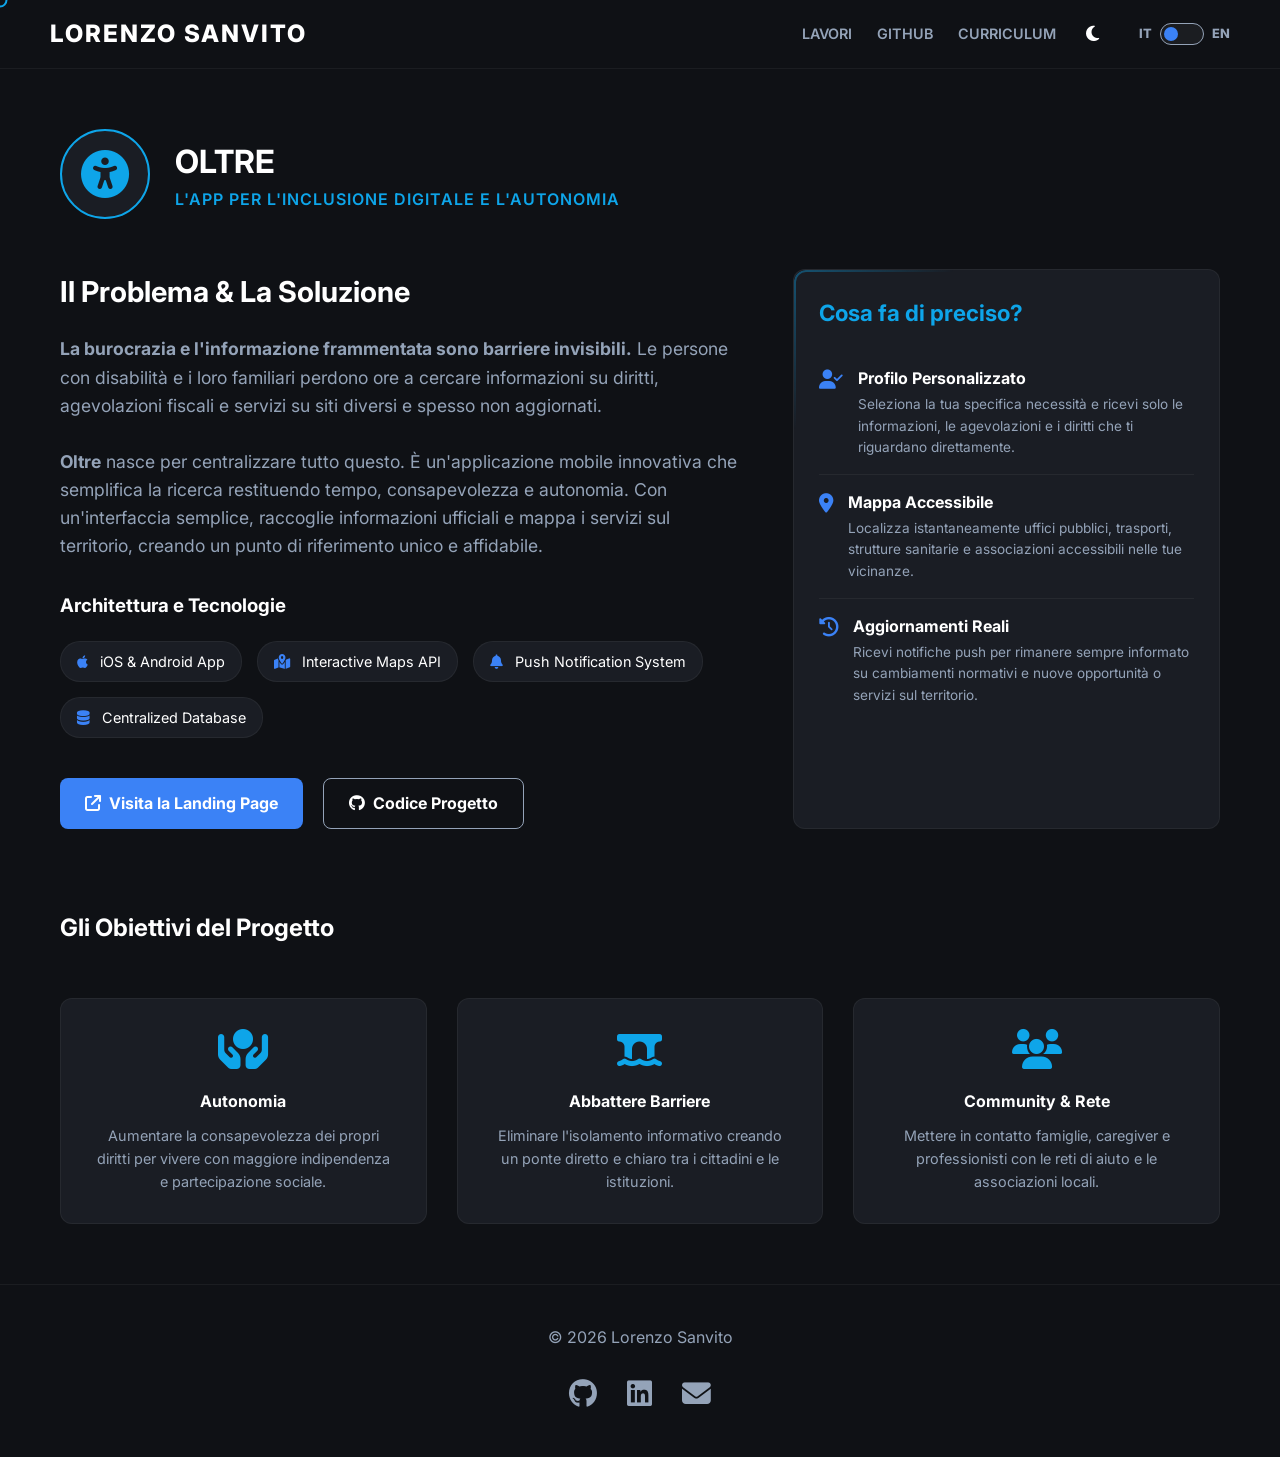
<file: projects/oltre.html>
<!DOCTYPE html>
<html lang="it">
<head>
    <meta charset="UTF-8">
    <meta name="viewport" content="width=device-width, initial-scale=1.0">
    <meta name="description" content="Oltre | App per l'inclusione digitale e l'autonomia. Progetto di Lorenzo Sanvito.">
    <title>Oltre | Lorenzo Sanvito</title>
    <link rel="stylesheet" href="../css/style.css">
    <link href="https://fonts.googleapis.com/css2?family=Inter:wght@300;400;600;800&display=swap" rel="stylesheet">
    <link rel="stylesheet" href="https://cdnjs.cloudflare.com/ajax/libs/font-awesome/6.4.0/css/all.min.css">
</head>
<body>

<div class="page-transition"></div>
<div class="custom-cursor"></div>

<header>
    <nav>
        <a href="../index.html" class="logo">LORENZO SANVITO</a>
        
        <button id="menu-toggle" class="menu-btn" aria-label="Apri o chiudi il menu di navigazione" aria-expanded="false">
            <i class="fa-solid fa-bars" aria-hidden="true"></i>
        </button>

        <ul id="nav-menu" class="nav-menu">
            <li><a href="../index.html#progetti"><span class="lang-it">Lavori</span><span class="lang-en">Work</span></a></li>
            <li><a href="https://github.com/SANVITO-LORENZO" target="_blank">GitHub</a></li>
            <li><a href="../assets/cv-lorenzo-sanvito.pdf" target="_blank" class="cv-link">
                <span class="lang-it">Curriculum</span><span class="lang-en">Resume</span>
            </a></li>
            <li>
                <button id="theme-toggle" class="theme-btn" aria-label="Cambia tema chiaro/scuro">
                    <i id="theme-icon" class="fa-solid fa-moon" aria-hidden="true"></i>
                </button>
            </li>
            <li>
                <div class="lang-toggle-container">
                    <span class="lang-label" aria-hidden="true">IT</span>
                    <label class="switch" aria-label="Cambia lingua tra Italiano e Inglese">
                        <input type="checkbox" id="lang-toggle">
                        <span class="slider round"></span>
                    </label>
                    <span class="lang-label" aria-hidden="true">EN</span>
                </div>
            </li>
        </ul>
    </nav>
</header>

<main class="project-detail reveal">
    <div class="project-title-container">
        <div class="bot-logo-img">
            <i class="fa-solid fa-universal-access"></i>
        </div>
        <div class="project-title-text">
            <h1 class="text-reveal"><span>OLTRE</span></h1>
            <p class="tagline">L'App per l'inclusione digitale e l'autonomia</p>
        </div>
    </div>

    <div class="project-grid">
        <div class="project-info">
            <h2 class="text-reveal"><span>Il Problema & La Soluzione</span></h2>
            <p>
                <span class="lang-it"><strong>La burocrazia e l'informazione frammentata sono barriere invisibili.</strong> Le persone con disabilità e i loro familiari perdono ore a cercare informazioni su diritti, agevolazioni fiscali e servizi su siti diversi e spesso non aggiornati. <br><br>
                <strong>Oltre</strong> nasce per centralizzare tutto questo. È un'applicazione mobile innovativa che semplifica la ricerca restituendo tempo, consapevolezza e autonomia. Con un'interfaccia semplice, raccoglie informazioni ufficiali e mappa i servizi sul territorio, creando un punto di riferimento unico e affidabile.</span>
                
                <span class="lang-en"><strong>Bureaucracy and fragmented information are invisible barriers.</strong> People with disabilities and their families spend hours searching for information on rights, tax breaks, and services across various, often outdated, websites. <br><br>
                <strong>Oltre</strong> was created to centralize all this. It's an innovative mobile application that simplifies research, restoring time, awareness, and autonomy. With a simple interface, it gathers official information and maps local services, creating a single, reliable point of reference.</span>
            </p>

            <div class="tech-stack">
                <h3>Architettura e Tecnologie</h3>
                <ul>
                    <li><i class="fa-brands fa-apple"></i> iOS & Android App</li>
                    <li><i class="fa-solid fa-map-location-dot"></i> Interactive Maps API</li>
                    <li><i class="fa-solid fa-bell"></i> Push Notification System</li>
                    <li><i class="fa-solid fa-database"></i> Centralized Database</li>
                </ul>
            </div>

            <div class="project-buttons">
                <a href="https://sanvito-lorenzo.github.io/oltre/" target="_blank" class="btn-neon">
                    <i class="fa-solid fa-arrow-up-right-from-square"></i> Visita la Landing Page
                </a>
                <a href="https://github.com/SANVITO-LORENZO/oltre" target="_blank" class="btn-outline">
                    <i class="fa-brands fa-github"></i> Codice Progetto
                </a>
            </div>
        </div>

        <div class="sidebar-box">
            <h3>Cosa fa di preciso?</h3>
            
            <div class="sidebar-feature">
                <i class="fa-solid fa-user-check"></i>
                <div>
                    <strong>Profilo Personalizzato</strong>
                    <p>Seleziona la tua specifica necessità e ricevi solo le informazioni, le agevolazioni e i diritti che ti riguardano direttamente.</p>
                </div>
            </div>
            
            <div class="sidebar-feature">
                <i class="fa-solid fa-location-dot"></i>
                <div>
                    <strong>Mappa Accessibile</strong>
                    <p>Localizza istantaneamente uffici pubblici, trasporti, strutture sanitarie e associazioni accessibili nelle tue vicinanze.</p>
                </div>
            </div>

            <div class="sidebar-feature">
                <i class="fa-solid fa-clock-rotate-left"></i>
                <div>
                    <strong>Aggiornamenti Reali</strong>
                    <p>Ricevi notifiche push per rimanere sempre informato su cambiamenti normativi e nuove opportunità o servizi sul territorio.</p>
                </div>
            </div>
        </div>
    </div>

    <div class="features-section" style="margin-top: 40px;">
        <h2 class="text-reveal"><span>Gli Obiettivi del Progetto</span></h2>
        <div class="features-grid">
            <div class="feature-item">
                <i class="fa-solid fa-hands-holding-circle"></i>
                <h4>Autonomia</h4>
                <p>Aumentare la consapevolezza dei propri diritti per vivere con maggiore indipendenza e partecipazione sociale.</p>
            </div>
            <div class="feature-item">
                <i class="fa-solid fa-bridge-water"></i>
                <h4>Abbattere Barriere</h4>
                <p>Eliminare l'isolamento informativo creando un ponte diretto e chiaro tra i cittadini e le istituzioni.</p>
            </div>
            <div class="feature-item">
                <i class="fa-solid fa-users"></i>
                <h4>Community & Rete</h4>
                <p>Mettere in contatto famiglie, caregiver e professionisti con le reti di aiuto e le associazioni locali.</p>
            </div>
        </div>
    </div>
</main>

<footer id="contatti">
    <div class="footer-content">
        <p>© 2026 Lorenzo Sanvito</p>
        <div class="social-links">
            <a href="https://github.com/SANVITO-LORENZO" target="_blank"><i class="fa-brands fa-github"></i></a>
            <a href="https://www.linkedin.com/in/lorenzo-sanvito/" target="_blank"><i class="fa-brands fa-linkedin"></i></a>
            <a href="mailto:lorenzo.sanvito.dev@gmail.com"><i class="fa-solid fa-envelope"></i></a>
        </div>
    </div>
</footer>

<script src="../js/script.js"></script>
</body>
</html>
</file>
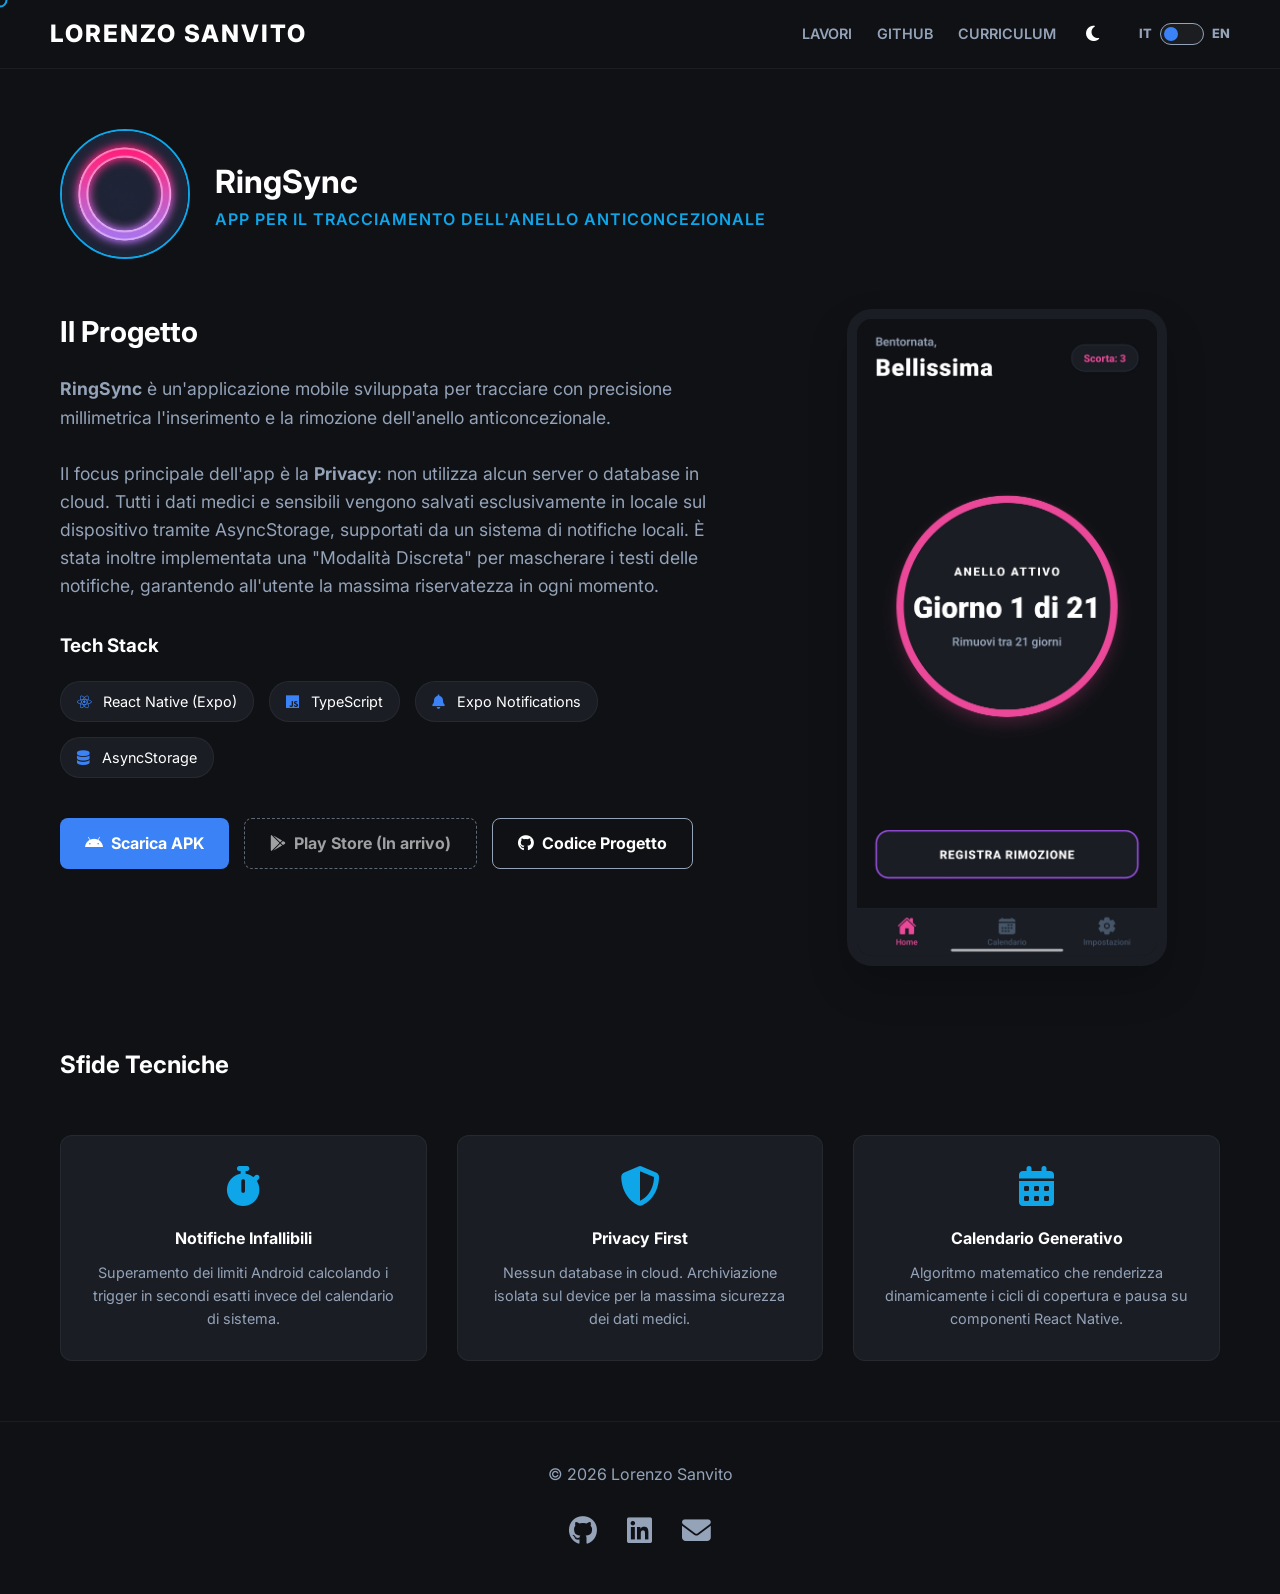
<file: projects/ringsync.html>
<!DOCTYPE html>
<html lang="it">
<head>
    <meta charset="UTF-8">
    <meta name="viewport" content="width=device-width, initial-scale=1.0">
    <meta name="description" content="RingSync | App per il tracciamento dell'anello anticoncezionale. Progetto di Lorenzo Sanvito.">
    <title>RingSync | Lorenzo Sanvito</title>
    <link rel="stylesheet" href="../css/style.css">
    <link href="https://fonts.googleapis.com/css2?family=Inter:wght@300;400;600;800&display=swap" rel="stylesheet">
    <link rel="stylesheet" href="https://cdnjs.cloudflare.com/ajax/libs/font-awesome/6.4.0/css/all.min.css">
</head>
<body>

<div class="page-transition"></div>
<div class="custom-cursor"></div>

<header>
    <nav>
        <a href="../index.html" class="logo">LORENZO SANVITO</a>
        
        <button id="menu-toggle" class="menu-btn" aria-label="Apri o chiudi il menu di navigazione" aria-expanded="false">
            <i class="fa-solid fa-bars" aria-hidden="true"></i>
        </button>

        <ul id="nav-menu" class="nav-menu">
            <li><a href="../index.html#progetti"><span><span class="lang-it">Lavori</span><span class="lang-en">Work</span></span></a></li>
            <li><a href="https://github.com/SANVITO-LORENZO" target="_blank">GitHub</a></li>
            <li><a href="../assets/cv-lorenzo-sanvito.pdf" target="_blank" class="cv-link">
                <span><span class="lang-it">Curriculum</span><span class="lang-en">Resume</span></span>
            </a></li>
            <li>
                <button id="theme-toggle" class="theme-btn" aria-label="Cambia tema chiaro/scuro">
                    <i id="theme-icon" class="fa-solid fa-moon" aria-hidden="true"></i>
                </button>
            </li>
            <li>
                <div class="lang-toggle-container">
                    <span class="lang-label" aria-hidden="true">IT</span>
                    <label class="switch" aria-label="Cambia lingua tra Italiano e Inglese">
                        <input type="checkbox" id="lang-toggle">
                        <span class="slider round"></span>
                    </label>
                    <span class="lang-label" aria-hidden="true">EN</span>
                </div>
            </li>
        </ul>
    </nav>
</header>

<main class="project-detail reveal">
    <div class="project-title-container">
        <!-- Logo -->
        <img src="../assets/images/ringsync-logo.png" alt="Logo RingSync" class="bot-logo-img" style="width: 130px; height: 130px;">
        
        <div class="project-title-text">
            <h1 class="text-reveal"><span>RingSync</span></h1>
            <p class="tagline">
                <span>
                    <span class="lang-it">App per il tracciamento dell'anello anticoncezionale</span>
                    <span class="lang-en">Contraceptive ring tracking app</span>
                </span>
            </p>
        </div>
    </div>

    <!-- Griglia: Info a sinistra, Screenshot a destra -->
    <div class="project-grid">
        <div class="project-info">
            <h2 class="text-reveal">
                <span>
                    <span class="lang-it">Il Progetto</span>
                    <span class="lang-en">The Project</span>
                </span>
            </h2>
            <p>
                <span>
                    <span class="lang-it"><strong>RingSync</strong> è un'applicazione mobile sviluppata per tracciare con precisione millimetrica l'inserimento e la rimozione dell'anello anticoncezionale. <br><br> Il focus principale dell'app è la <strong>Privacy</strong>: non utilizza alcun server o database in cloud. Tutti i dati medici e sensibili vengono salvati esclusivamente in locale sul dispositivo tramite AsyncStorage, supportati da un sistema di notifiche locali. È stata inoltre implementata una "Modalità Discreta" per mascherare i testi delle notifiche, garantendo all'utente la massima riservatezza in ogni momento.</span>
                    <span class="lang-en"><strong>RingSync</strong> is a mobile application developed to track contraceptive ring insertion and removal with millimeter precision. <br><br> The app's main focus is <strong>Privacy</strong>: it doesn't use any cloud servers or databases. All sensitive medical data is saved exclusively locally on the device via AsyncStorage, supported by a local notification system. A "Discrete Mode" has also been implemented to mask notification texts, ensuring maximum privacy for the user at all times.</span>
                </span>
            </p>

            <div class="tech-stack">
                <h3>Tech Stack</h3>
                <ul>
                    <li><i class="fa-brands fa-react"></i> React Native (Expo)</li>
                    <li><i class="fa-brands fa-js"></i> TypeScript</li>
                    <li><i class="fa-solid fa-bell"></i> Expo Notifications</li>
                    <li><i class="fa-solid fa-database"></i> AsyncStorage</li>
                </ul>
            </div>

            <!-- Bottoni -->
            <div class="project-buttons" style="display: flex; flex-wrap: wrap; gap: 15px;">
                
                <a href="../assets/downloads/RingSync.apk" class="btn-neon" download>
                    <i class="fa-brands fa-android"></i> 
                    <span>
                        <span class="lang-it">Scarica APK</span>
                        <span class="lang-en">Download APK</span>
                    </span>
                </a>
                
                <a href="#" class="btn-outline" style="opacity: 0.6; cursor: not-allowed; border-style: dashed;" onclick="event.preventDefault();">
                    <i class="fa-brands fa-google-play"></i> 
                    <span>
                        <span class="lang-it">Play Store (In arrivo)</span>
                        <span class="lang-en">Play Store (Coming Soon)</span>
                    </span>
                </a>

                <a href="https://github.com/SANVITO-LORENZO/ringsync" target="_blank" class="btn-outline">
                    <i class="fa-brands fa-github"></i> 
                    <span>
                        <span class="lang-it">Codice Progetto</span>
                        <span class="lang-en">GitHub Code</span>
                    </span>
                </a>
            </div>
        </div>

        <!-- Lo screenshot affiancato alla descrizione con switch lingua -->
        <div class="chat-frame" style="align-self: center;">
            <img src="../assets/images/ringsync-screen.jpg" alt="Screenshot RingSync App IT" class="chat-img lang-it">
            <img src="../assets/images/ringsync-screen-en.jpg" alt="Screenshot RingSync App EN" class="chat-img lang-en">
        </div>
    </div>

    <!-- Sezione Sfide Tecniche strutturata a griglia orizzontale in basso -->
    <div class="features-section" style="margin-top: 20px;">
        <h2 class="text-reveal">
            <span>
                <span class="lang-it">Sfide Tecniche</span>
                <span class="lang-en">Technical Challenges</span>
            </span>
        </h2>
        <div class="features-grid">
            <div class="feature-item">
                <i class="fa-solid fa-stopwatch"></i>
                <h4>
                    <span>
                        <span class="lang-it">Notifiche Infallibili</span>
                        <span class="lang-en">Flawless Notifications</span>
                    </span>
                </h4>
                <p>
                    <span>
                        <span class="lang-it">Superamento dei limiti Android calcolando i trigger in secondi esatti invece del calendario di sistema.</span>
                        <span class="lang-en">Overcoming Android limits by calculating triggers in exact seconds instead of system calendar.</span>
                    </span>
                </p>
            </div>
            
            <div class="feature-item">
                <i class="fa-solid fa-shield-halved"></i>
                <h4>Privacy First</h4>
                <p>
                    <span>
                        <span class="lang-it">Nessun database in cloud. Archiviazione isolata sul device per la massima sicurezza dei dati medici.</span>
                        <span class="lang-en">No cloud database. Isolated storage on the device for maximum medical data security.</span>
                    </span>
                </p>
            </div>

            <div class="feature-item">
                <i class="fa-solid fa-calendar-days"></i>
                <h4>
                    <span>
                        <span class="lang-it">Calendario Generativo</span>
                        <span class="lang-en">Generative Calendar</span>
                    </span>
                </h4>
                <p>
                    <span>
                        <span class="lang-it">Algoritmo matematico che renderizza dinamicamente i cicli di copertura e pausa su componenti React Native.</span>
                        <span class="lang-en">Mathematical algorithm that dynamically renders coverage and pause cycles on React Native components.</span>
                    </span>
                </p>
            </div>
        </div>
    </div>
</main>

<footer id="contatti">
    <div class="footer-content">
        <p>© 2026 Lorenzo Sanvito</p>
        <div class="social-links">
            <a href="https://github.com/SANVITO-LORENZO" target="_blank"><i class="fa-brands fa-github"></i></a>
            <a href="https://www.linkedin.com/in/lorenzo-sanvito/" target="_blank"><i class="fa-brands fa-linkedin"></i></a>
            <a href="mailto:lorisanvi2000@gmail.com"><i class="fa-solid fa-envelope"></i></a>
        </div>
    </div>
</footer>

<script src="../js/script.js"></script>
</body>
</html>
</file>
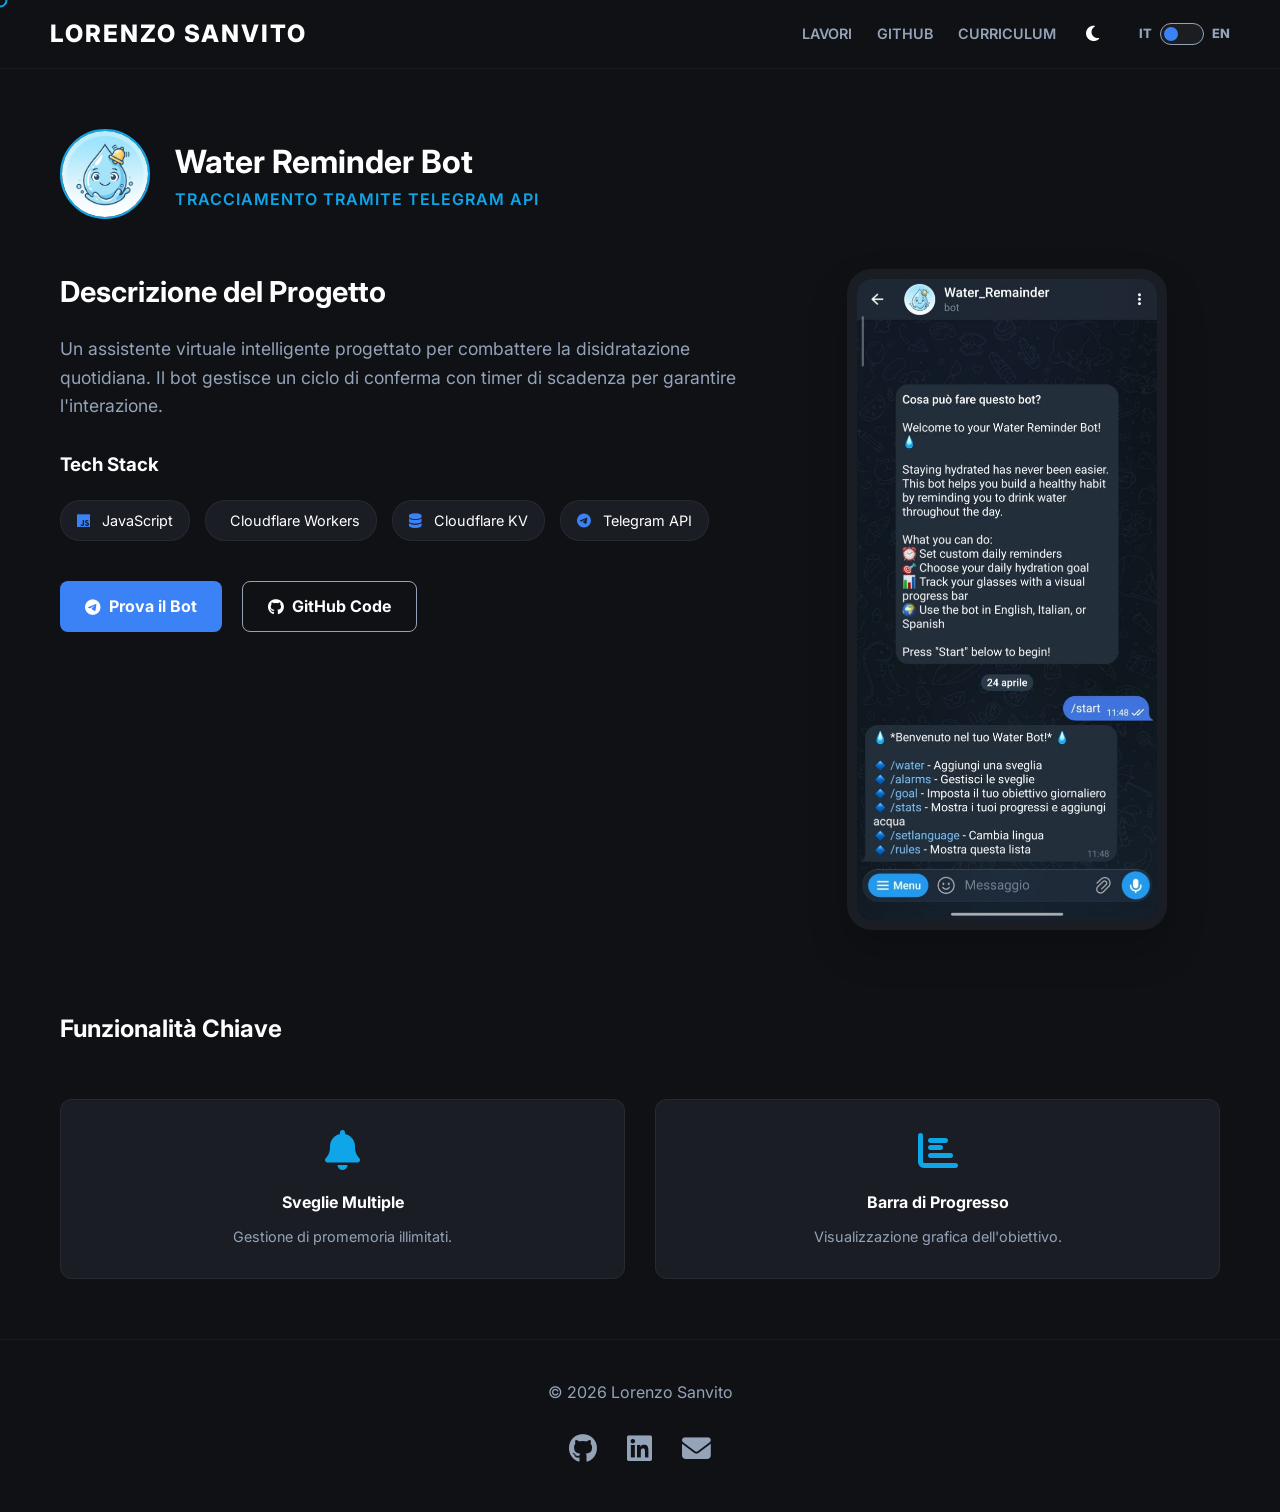
<file: projects/water-bot.html>
<!DOCTYPE html>
<html lang="it">
<head>
    <meta charset="UTF-8">
    <meta name="viewport" content="width=device-width, initial-scale=1.0">
    <meta name="description" content="Water Reminder Bot | Tracciamento idratazione tramite Telegram API. Progetto di Lorenzo Sanvito.">
    <title>Water Bot | Lorenzo Sanvito</title>
    <link rel="stylesheet" href="../css/style.css">
    <link href="https://fonts.googleapis.com/css2?family=Inter:wght@300;400;600;800&display=swap" rel="stylesheet">
    <link rel="stylesheet" href="https://cdnjs.cloudflare.com/ajax/libs/font-awesome/6.4.0/css/all.min.css">
</head>
<body>

<div class="page-transition"></div>
<div class="custom-cursor"></div>

<header>
    <nav>
        <a href="../index.html" class="logo">LORENZO SANVITO</a>
        
        <button id="menu-toggle" class="menu-btn" aria-label="Apri o chiudi il menu di navigazione" aria-expanded="false">
            <i class="fa-solid fa-bars" aria-hidden="true"></i>
        </button>

        <ul id="nav-menu" class="nav-menu">
            <li><a href="../index.html#progetti"><span class="lang-it">Lavori</span><span class="lang-en">Work</span></a></li>
            <li><a href="https://github.com/SANVITO-LORENZO" target="_blank">GitHub</a></li>
            <li><a href="../assets/cv-lorenzo-sanvito.pdf" target="_blank" class="cv-link"><span class="lang-it">Curriculum</span><span class="lang-en">Resume</span></a></li>
            
            <li>
                <button id="theme-toggle" class="theme-btn" aria-label="Cambia tema chiaro/scuro">
                    <i id="theme-icon" class="fa-solid fa-moon" aria-hidden="true"></i>
                </button>
            </li>

            <li>
                <div class="lang-toggle-container">
                    <span class="lang-label" aria-hidden="true">IT</span>
                    <label class="switch" aria-label="Cambia lingua tra Italiano e Inglese">
                        <input type="checkbox" id="lang-toggle">
                        <span class="slider round"></span>
                    </label>
                    <span class="lang-label" aria-hidden="true">EN</span>
                </div>
            </li>
        </ul>
    </nav>
</header>

<main class="project-detail reveal">
    <div class="project-title-container">
        <img src="../assets/images/water-bot-logo.jpg" alt="Logo Bot" class="bot-logo-img">
        <div class="project-title-text">
            <h1 class="text-reveal"><span>Water Reminder Bot</span></h1>
            <p class="tagline">
                <span class="lang-it">Tracciamento tramite Telegram API</span>
                <span class="lang-en">Hydration tracking via Telegram API</span>
            </p>
        </div>
    </div>

    <div class="project-grid">
        <div class="project-info">
            <h2 class="text-reveal">
                <span>
                <span class="lang-it">Descrizione del Progetto</span>
                <span class="lang-en">Project Description</span>
                </span>
            </h2>
            <p>
                <span class="lang-it">Un assistente virtuale intelligente progettato per combattere la disidratazione quotidiana. Il bot gestisce un ciclo di conferma con timer di scadenza per garantire l'interazione.</span>
                <span class="lang-en">A smart virtual assistant designed to combat daily dehydration. The bot manages a confirmation cycle with an expiration timer to ensure interaction.</span>
            </p>
            
            <div class="tech-stack">
                <h3>Tech Stack</h3>
                <ul>
                    <li><i class="fa-brands fa-js"></i> JavaScript</li>
                    <li><i class="fa-cloud"></i> Cloudflare Workers</li>
                    <li><i class="fa-solid fa-database"></i> Cloudflare KV</li>
                    <li><i class="fa-brands fa-telegram"></i> Telegram API</li>
                </ul>
            </div>

            <div class="project-buttons">
                <a href="https://t.me/Water_Mem_bot" target="_blank" class="btn-neon">
                    <i class="fa-brands fa-telegram"></i> 
                    <span class="lang-it">Prova il Bot</span>
                    <span class="lang-en">Try the Bot</span>
                </a>
                <a href="https://github.com/SANVITO-LORENZO/telegram-water-bot" target="_blank" class="btn-outline">
                    <i class="fa-brands fa-github"></i> GitHub Code
                </a>
            </div>
        </div>

        <div class="chat-frame">
            <img src="../assets/images/screen-chat-water-bot.jpg" alt="Screenshot Chat Telegram IT" class="chat-img lang-it">
            <img src="../assets/images/screen-chat-water-bot-en.jpg" alt="Screenshot Chat Telegram EN" class="chat-img lang-en">
        </div>
    </div>

    <div class="features-section">
        <h2 class="text-reveal">
            <span>
            <span class="lang-it">Funzionalità Chiave</span>
            <span class="lang-en">Key Features</span>
            </span>
        </h2>
        <div class="features-grid">
            <div class="feature-item">
                <i class="fa-solid fa-bell"></i>
                <h4><span class="lang-it">Sveglie Multiple</span><span class="lang-en">Multiple Alarms</span></h4>
                <p><span class="lang-it">Gestione di promemoria illimitati.</span><span class="lang-en">Management of unlimited reminders.</span></p>
            </div>
            <div class="feature-item">
                <i class="fa-solid fa-chart-bar"></i>
                <h4><span class="lang-it">Barra di Progresso</span><span class="lang-en">Progress Bar</span></h4>
                <p><span class="lang-it">Visualizzazione grafica dell'obiettivo.</span><span class="lang-en">Graphical display of the goal.</span></p>
            </div>
        </div>
    </div>
</main>

<footer id="contatti">
    <div class="footer-content">
        <p>© 2026 Lorenzo Sanvito</p>
        <div class="social-links">
            <a href="https://github.com/SANVITO-LORENZO" target="_blank"><i class="fa-brands fa-github"></i></a>
            <a href="https://www.linkedin.com/in/lorenzo-sanvito/" target="_blank"><i class="fa-brands fa-linkedin"></i></a>
            <a href="mailto:lorenzo.sanvito.dev@gmail.com"><i class="fa-solid fa-envelope"></i></a>
        </div>
    </div>
</footer>

<script src="../js/script.js"></script>
</body>
</html>
</file>
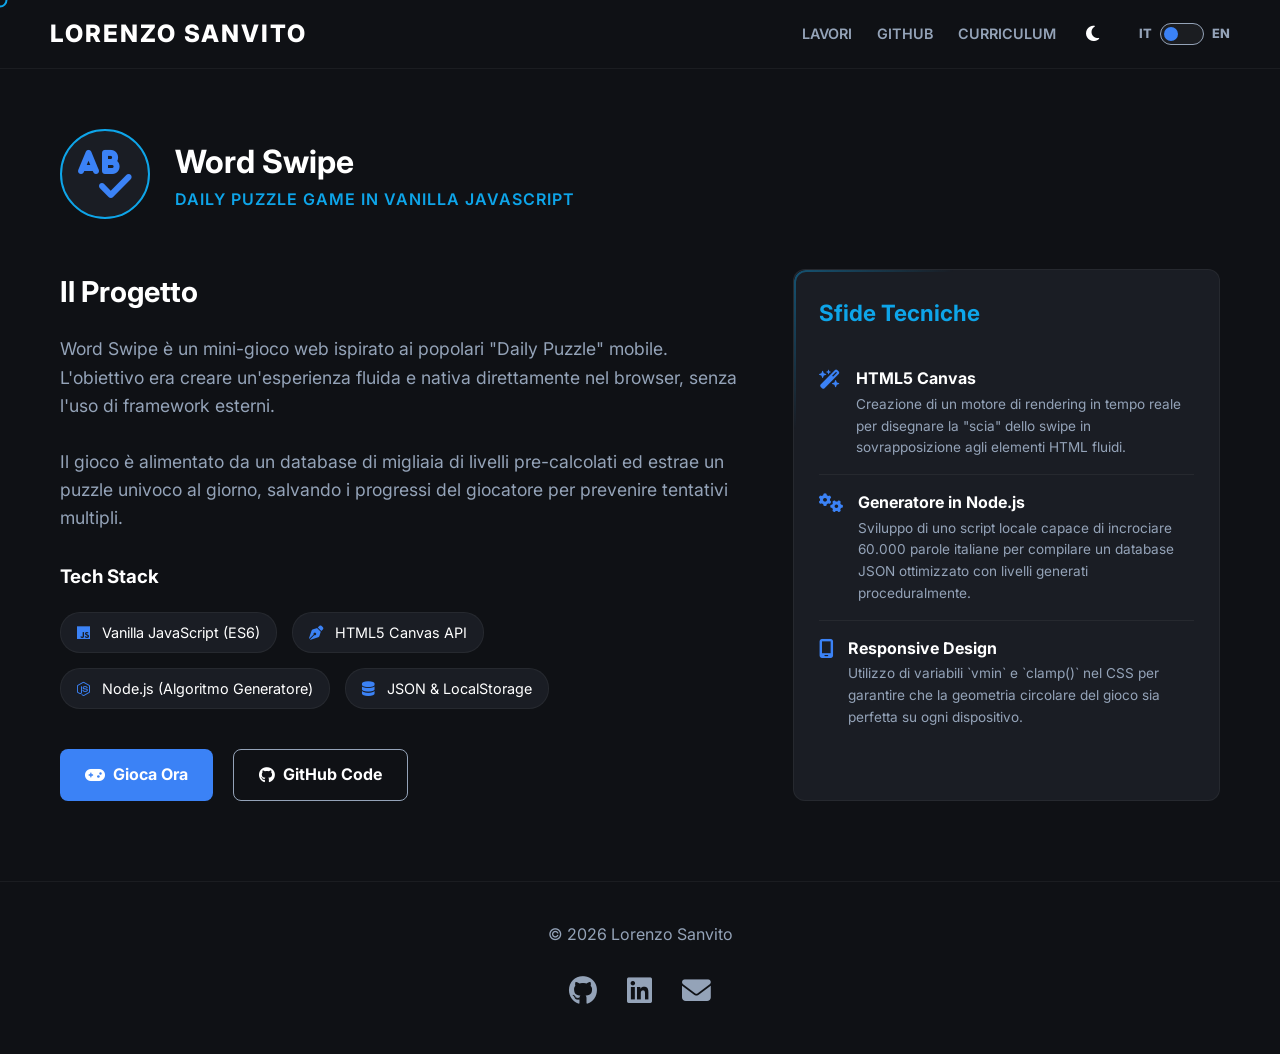
<file: projects/word-swipe.html>
<!DOCTYPE html>
<html lang="it">
<head>
    <meta charset="UTF-8">
    <meta name="viewport" content="width=device-width, initial-scale=1.0">
    <meta name="description" content="Word Swipe | Daily Puzzle Game in Vanilla JavaScript. Progetto di Lorenzo Sanvito.">
    <title>Word Swipe | Lorenzo Sanvito</title>
    <link rel="stylesheet" href="../css/style.css">
    <link href="https://fonts.googleapis.com/css2?family=Inter:wght@300;400;600;800&display=swap" rel="stylesheet">
    <link rel="stylesheet" href="https://cdnjs.cloudflare.com/ajax/libs/font-awesome/6.4.0/css/all.min.css">
</head>
<body>

<div class="page-transition"></div>
<div class="custom-cursor"></div>

<header>
    <nav>
        <a href="../index.html" class="logo">LORENZO SANVITO</a>
        
        <button id="menu-toggle" class="menu-btn" aria-label="Apri o chiudi il menu di navigazione" aria-expanded="false">
            <i class="fa-solid fa-bars" aria-hidden="true"></i>
        </button>

        <ul id="nav-menu" class="nav-menu">
            <li><a href="../index.html#progetti"><span class="lang-it">Lavori</span><span class="lang-en">Work</span></a></li>
            <li><a href="https://github.com/SANVITO-LORENZO" target="_blank">GitHub</a></li>
            <li><a href="../assets/cv-lorenzo-sanvito.pdf" target="_blank" class="cv-link">
                <span class="lang-it">Curriculum</span><span class="lang-en">Resume</span>
            </a></li>
            <li>
                <button id="theme-toggle" class="theme-btn" aria-label="Cambia tema chiaro/scuro">
                    <i id="theme-icon" class="fa-solid fa-moon" aria-hidden="true"></i>
                </button>
            </li>
            <li>
                <div class="lang-toggle-container">
                    <span class="lang-label" aria-hidden="true">IT</span>
                    <label class="switch" aria-label="Cambia lingua tra Italiano e Inglese">
                        <input type="checkbox" id="lang-toggle">
                        <span class="slider round"></span>
                    </label>
                    <span class="lang-label" aria-hidden="true">EN</span>
                </div>
            </li>
        </ul>
    </nav>
</header>

<main class="project-detail reveal">
    <div class="project-title-container">
        <div class="bot-logo-img">
            <i class="fa-solid fa-spell-check" style="font-size: 3rem; color: var(--accent);"></i>
        </div>
        <div class="project-title-text">
            <h1 class="text-reveal"><span>Word Swipe</span></h1>
            <p class="tagline">
                <span class="lang-it">Daily Puzzle Game in Vanilla JavaScript</span>
                <span class="lang-en">Daily Puzzle Game in Vanilla JavaScript</span>
            </p>
        </div>
    </div>

    <div class="project-grid">
        <div class="project-info">
            <h2 class="text-reveal">
                <span>
                <span class="lang-it">Il Progetto</span>
                <span class="lang-en">The Project</span>
                </span>
            </h2>
            <p>
                <span class="lang-it">Word Swipe è un mini-gioco web ispirato ai popolari "Daily Puzzle" mobile. L'obiettivo era creare un'esperienza fluida e nativa direttamente nel browser, senza l'uso di framework esterni. <br><br> Il gioco è alimentato da un database di migliaia di livelli pre-calcolati ed estrae un puzzle univoco al giorno, salvando i progressi del giocatore per prevenire tentativi multipli.</span>
                
                <span class="lang-en">Word Swipe is a web mini-game inspired by popular mobile "Daily Puzzles". The goal was to create a fluid, native-feeling experience directly in the browser, without using external frameworks. <br><br> The game is powered by a database of thousands of pre-calculated levels and extracts a unique puzzle per day, saving player progress to prevent multiple attempts.</span>
            </p>

            <div class="tech-stack">
                <h3>Tech Stack</h3>
                <ul>
                    <li><i class="fa-brands fa-js"></i> Vanilla JavaScript (ES6)</li>
                    <li><i class="fa-solid fa-pen-nib"></i> HTML5 Canvas API</li>
                    <li><i class="fa-brands fa-node-js"></i> Node.js (Algoritmo Generatore)</li>
                    <li><i class="fa-solid fa-database"></i> JSON & LocalStorage</li>
                </ul>
            </div>

            <div class="project-buttons">
                <a href="https://sanvito-lorenzo.github.io/word-swipe/" target="_blank" class="btn-neon">
                    <i class="fa-solid fa-gamepad"></i> 
                    <span class="lang-it">Gioca Ora</span>
                    <span class="lang-en">Play Now</span>
                </a>
                <a href="https://github.com/SANVITO-LORENZO/word-swipe" target="_blank" class="btn-outline">
                    <i class="fa-brands fa-github"></i> GitHub Code
                </a>
            </div>
        </div>

        <div class="sidebar-box">
            <h3>
                <span class="lang-it">Sfide Tecniche</span>
                <span class="lang-en">Technical Challenges</span>
            </h3>
            
            <div class="sidebar-feature">
                <i class="fa-solid fa-wand-magic-sparkles"></i>
                <div>
                    <strong>HTML5 Canvas</strong>
                    <p>
                        <span class="lang-it">Creazione di un motore di rendering in tempo reale per disegnare la "scia" dello swipe in sovrapposizione agli elementi HTML fluidi.</span>
                        <span class="lang-en">Creation of a real-time rendering engine to draw the swipe "trail" overlapping fluid HTML elements.</span>
                    </p>
                </div>
            </div>
            
            <div class="sidebar-feature">
                <i class="fa-solid fa-gears"></i>
                <div>
                    <strong><span class="lang-it">Generatore in Node.js</span><span class="lang-en">Node.js Generator</span></strong>
                    <p>
                        <span class="lang-it">Sviluppo di uno script locale capace di incrociare 60.000 parole italiane per compilare un database JSON ottimizzato con livelli generati proceduralmente.</span>
                        <span class="lang-en">Development of a local script capable of crossing 60,000 Italian words to compile an optimized JSON database with procedurally generated levels.</span>
                    </p>
                </div>
            </div>

            <div class="sidebar-feature">
                <i class="fa-solid fa-mobile-screen"></i>
                <div>
                    <strong>Responsive Design</strong>
                    <p>
                        <span class="lang-it">Utilizzo di variabili `vmin` e `clamp()` nel CSS per garantire che la geometria circolare del gioco sia perfetta su ogni dispositivo.</span>
                        <span class="lang-en">Use of `vmin` and `clamp()` CSS variables to ensure the circular geometry of the game is perfect on any device.</span>
                    </p>
                </div>
            </div>
        </div>
    </div>
</main>

<footer id="contatti">
    <div class="footer-content">
        <p>© 2026 Lorenzo Sanvito</p>
        <div class="social-links">
            <a href="https://github.com/SANVITO-LORENZO" target="_blank"><i class="fa-brands fa-github"></i></a>
            <a href="https://www.linkedin.com/in/lorenzo-sanvito/" target="_blank"><i class="fa-brands fa-linkedin"></i></a>
            <a href="mailto:lorenzo.sanvito.dev@gmail.com"><i class="fa-solid fa-envelope"></i></a>
        </div>
    </div>
</footer>

<script src="../js/script.js"></script>
</body>
</html>
</file>
<file: css/style.css>
:root {
    --bg-dark: #0f1115; 
    --card-bg: #1a1d24;
    --card-img-bg: #121418;
    --text-main: #ffffff;
    --text-muted: #94a3b8;
    --accent: #3b82f6;
    --neon-glow: #0ea5e9; 
    --border-color: rgba(255,255,255,0.05);
}

body.light-mode {
    --bg-dark: #f8fafc;
    --card-bg: #ffffff;
    --card-img-bg: #f1f5f9;
    --text-main: #0f1115;
    --text-muted: #475569;
    --accent: #2563eb;
    --neon-glow: #0284c7;
    --border-color: rgba(0,0,0,0.1);
}

/* =========================================
   RESET E CUSTOM SCROLLBAR
   ========================================= */
* { 
    margin: 0; 
    padding: 0; 
    box-sizing: border-box; 
    font-family: 'Inter', sans-serif; 
}

/* Scrollbar per Chrome, Edge, Safari */
::-webkit-scrollbar {
    width: 12px;
}
::-webkit-scrollbar-track {
    background: var(--bg-dark); 
}
::-webkit-scrollbar-thumb {
    background-color: var(--neon-glow); 
    border-radius: 10px;
    border: 3px solid var(--bg-dark);
}
::-webkit-scrollbar-thumb:hover {
    background-color: var(--accent); 
}

/* =========================================
   ACCESSIBILITY (Screen Reader Only)
   ========================================= */
.sr-only {
    position: absolute;
    width: 1px;
    height: 1px;
    padding: 0;
    margin: -1px;
    overflow: hidden;
    clip: rect(0, 0, 0, 0);
    white-space: nowrap;
    border: 0;
}

/* Applica il cursore invisibile SOLO se si usa un mouse vero */
@media (pointer: fine) {
    * { cursor: none; }
}

/* Nasconde il nostro cursore azzurro su tablet e smartphone (touch) */
@media (pointer: coarse), (hover: none) {
    .custom-cursor { display: none !important; }
    * { cursor: auto !important; }
}

html, body { overflow-x: hidden; position: relative; width: 100%; scroll-behavior: smooth; }

body { background-color: var(--bg-dark); color: var(--text-main); line-height: 1.6; transition: background-color 0.3s, color 0.3s; }

/* =========================================
   SCROLL PROGRESS BAR
   ========================================= */
.scroll-progress {
    position: fixed; top: 0; left: 0; width: 0%; height: 6px;
    background: var(--neon-glow); box-shadow: 0 0 15px var(--neon-glow);
    z-index: 10000; transition: width 0.1s ease-out; pointer-events: none;
}

/* =========================================
   PAGE TRANSITION (Tendina)
   ========================================= */
.page-transition {
    position: fixed; top: 0; left: 0; width: 100vw; height: 100vh;
    background-color: var(--bg-dark); z-index: 9999;
    transition: transform 0.6s cubic-bezier(0.77, 0, 0.175, 1);
    transform: translateY(0); pointer-events: none;
    border-bottom: 5px solid var(--neon-glow);
}
.page-transition.is-active { transform: translateY(-100%); }

/* =========================================
   CUSTOM CURSOR
   ========================================= */
.custom-cursor {
    position: fixed; top: 0; left: 0; width: 15px; height: 15px;
    border: 2px solid var(--neon-glow); border-radius: 50%;
    pointer-events: none; z-index: 9999;
    transform: translate(-50%, -50%); transition: width 0.2s, height 0.2s, background-color 0.2s;
}
.custom-cursor.hover { width: 45px; height: 45px; background-color: rgba(14, 165, 233, 0.15); border-width: 1px; }

/* =========================================
   TEXT REVEAL CINEMATICO
   ========================================= */
.text-reveal { overflow: hidden; display: inline-block; vertical-align: bottom; }
.text-reveal > span { display: inline-block; transform: translateY(100%); transition: transform 0.8s cubic-bezier(0.25, 1, 0.5, 1); }
.text-reveal.active > span { transform: translateY(0); }

/* =========================================
   HEADER & NAVBAR
   ========================================= */
header { width: 100%; padding: 15px 50px; background-color: var(--bg-dark); position: sticky; top: 0; z-index: 1000; border-bottom: 1px solid var(--border-color); transition: background-color 0.3s; }
nav { display: flex; justify-content: space-between; align-items: center; max-width: 1200px; margin: 0 auto; }
.nav-menu { display: flex; align-items: center; gap: 25px; list-style: none; }
.logo { font-size: 1.5rem; font-weight: 800; color: var(--text-main); text-decoration: none; letter-spacing: 2px; transition: 0.3s; }
.logo:hover { text-shadow: 0 0 10px var(--neon-glow); }
.nav-menu a { color: var(--text-muted); text-decoration: none; font-weight: 600; font-size: 0.9rem; text-transform: uppercase; transition: 0.3s; }
.nav-menu a:hover { color: var(--text-main); text-shadow: 0 0 8px var(--neon-glow); }
.theme-btn, .menu-btn { background: none; border: none; color: var(--text-main); font-size: 1.1rem; display: flex; align-items: center; padding: 5px; transition: 0.3s; }
.menu-btn { display: none; }
.theme-btn:hover { transform: scale(1.1); color: var(--neon-glow); }

/* HERO SECTION & PARTICLES */
.intro { max-width: 1200px; margin: 100px auto 60px; padding: 0 20px; position: relative; z-index: 1; }
#particles-js { position: absolute; top: -100px; left: 0; width: 100%; height: 150%; z-index: -1; pointer-events: none; }

.intro h2 { font-size: 3.5rem; font-weight: 800; margin-bottom: 15px; line-height: 1.1; position: relative; min-height: 110px; }
.intro h2::after { content: '|'; color: var(--neon-glow); animation: blink 1s step-end infinite; }
@keyframes blink { 50% { opacity: 0; } }

.intro p { font-size: 1.25rem; color: var(--text-muted); max-width: 700px; margin-bottom: 30px; position: relative; }

.hero-btns { display: flex; gap: 20px; position: relative; }
.btn-primary { background: var(--accent); color: white; padding: 14px 28px; border-radius: 8px; text-decoration: none; font-weight: 700; transition: 0.3s; box-shadow: 0 4px 15px rgba(59, 130, 246, 0.3); }
.btn-primary:hover { transform: translateY(-2px); box-shadow: 0 6px 20px var(--neon-glow); }
.btn-secondary { border: 1px solid var(--border-color); color: var(--text-main); padding: 14px 28px; border-radius: 8px; text-decoration: none; font-weight: 700; transition: 0.3s; }
.btn-secondary:hover { background: rgba(255,255,255,0.05); }

.about-section { max-width: 1200px; margin: 100px auto; padding: 0 20px; }
.about-grid { display: grid; grid-template-columns: 1fr 1fr; gap: 60px; align-items: center; }
.about-text h3 { font-size: 2rem; margin-bottom: 20px; }
.about-text p { color: var(--text-muted); font-size: 1.1rem; margin-bottom: 20px; }

.timeline-section { max-width: 800px; margin: 100px auto; padding: 0 20px; }
.timeline-section h3 { font-size: 2rem; margin-bottom: 40px; text-align: center; }
.timeline { position: relative; border-left: 2px solid var(--border-color); margin-left: 20px; padding-left: 30px; }
.timeline-item { margin-bottom: 40px; position: relative; }
.timeline-item::before { content: ''; position: absolute; left: -37px; top: 0; width: 12px; height: 12px; background: var(--accent); border-radius: 50%; box-shadow: 0 0 10px var(--neon-glow); }
.timeline-date { font-size: 0.9rem; color: var(--neon-glow); font-weight: 800; margin-bottom: 5px; }
.timeline-item h4 { font-size: 1.2rem; margin-bottom: 5px; color: var(--text-main); }
.timeline-company { font-weight: 600; color: var(--text-muted); margin-bottom: 10px; font-size: 0.95rem; }
.timeline-item p { color: var(--text-muted); font-size: 0.95rem; }

#progetti { max-width: 1200px; margin: 0 auto 100px; padding: 0 20px; }
.grid-container { display: grid; grid-template-columns: repeat(3, 1fr); gap: 30px; }

.glow-card {
    background-color: var(--card-bg); border-radius: 12px; overflow: hidden; text-decoration: none; color: var(--text-main); 
    border: 1px solid var(--border-color); transition: border-color 0.3s; transform-style: preserve-3d;
    position: relative; 
}
.glow-card::before, .sidebar-box::before {
    content: ""; position: absolute; top: 0; left: 0; right: 0; bottom: 0;
    border-radius: inherit; padding: 2px;
    background: radial-gradient(400px circle at var(--mouse-x, 0) var(--mouse-y, 0), rgba(14, 165, 233, 0.4), transparent 40%);
    -webkit-mask: linear-gradient(#fff 0 0) content-box, linear-gradient(#fff 0 0);
    -webkit-mask-composite: xor;
    mask: linear-gradient(#fff 0 0) content-box, linear-gradient(#fff 0 0);
    mask-composite: exclude;
    pointer-events: none; z-index: 10;
}
.glow-card:hover { border-color: transparent; }

.card-image { height: 180px; background-color: var(--card-img-bg); display: flex; justify-content: center; align-items: center; transition: 0.3s; transform: translateZ(30px); }
.placeholder-icon { font-size: 3rem; color: var(--accent); transition: 0.3s; }
.glow-card:hover .placeholder-icon { color: var(--neon-glow); transform: scale(1.1); }
.card-content { padding: 20px; transform: translateZ(20px); }
.card-content h3 { font-size: 1.2rem; margin-bottom: 8px; }
.card-content p { color: var(--text-muted); font-size: 0.9rem; margin-bottom: 15px; }

.pills { display: flex; flex-wrap: wrap; gap: 8px; }
.pill { background: rgba(59, 130, 246, 0.1); color: var(--accent); padding: 4px 10px; border-radius: 20px; font-size: 0.75rem; font-weight: 700; border: 1px solid rgba(59, 130, 246, 0.2); }

@keyframes spin { 100% { transform: rotate(360deg); } }
.spinning-gear { animation: spin 8s linear infinite; opacity: 0.5; }

.reveal { opacity: 0; transform: translateY(30px); transition: all 0.8s ease-out; }
.reveal.active { opacity: 1; transform: translateY(0); }

.project-detail { max-width: 1200px; margin: 60px auto; padding: 0 20px; }
.project-title-container { display: flex; align-items: center; gap: 25px; margin-bottom: 50px; }
.bot-logo-img { width: 90px; height: 90px; border-radius: 50%; border: 2px solid var(--neon-glow); background: var(--card-bg); display: flex; justify-content: center; align-items: center; font-size: 3rem; color: var(--neon-glow); flex-shrink: 0; object-fit: cover; }
.tagline { color: var(--neon-glow); font-weight: 600; text-transform: uppercase; letter-spacing: 1px; }

.project-grid { display: grid; grid-template-columns: 1.6fr 1fr; gap: 50px; margin-bottom: 80px; }
.project-info h2 { margin-bottom: 20px; font-size: 1.8rem; color: var(--text-main); }
.project-info p { color: var(--text-muted); margin-bottom: 30px; font-size: 1.1rem; }

.tech-stack ul { list-style: none; margin: 20px 0 40px 0; display: flex; flex-wrap: wrap; gap: 15px; }
.tech-stack li { background: var(--card-bg); padding: 8px 16px; border-radius: 20px; font-size: 0.9rem; border: 1px solid var(--border-color); color: var(--text-main); }
.tech-stack i { margin-right: 8px; color: var(--accent); }

.project-buttons { display: flex; gap: 20px; }
.btn-neon { background: var(--accent); color: white; padding: 12px 25px; border-radius: 8px; text-decoration: none; font-weight: 700; transition: 0.3s; display: inline-flex; align-items: center; gap: 8px; }
.btn-neon:hover { box-shadow: 0 0 20px var(--neon-glow); transform: scale(1.05); }
.btn-outline { border: 1px solid var(--text-muted); color: var(--text-main); padding: 12px 25px; border-radius: 8px; text-decoration: none; font-weight: 700; transition: 0.3s; display: inline-flex; align-items: center; gap: 8px; }
.btn-outline:hover { border-color: var(--text-main); background: rgba(128,128,128,0.1); }

.sidebar-box { background: var(--card-bg); padding: 25px; border-radius: 12px; border: 1px solid var(--border-color); position: relative; }
.sidebar-box h3 { color: var(--neon-glow); margin-bottom: 20px; font-size: 1.4rem; }
.sidebar-feature { display: flex; gap: 15px; padding: 15px 0; border-bottom: 1px solid var(--border-color); text-align: left; }
.sidebar-feature:last-child { border-bottom: none; padding-bottom: 0; }
.sidebar-feature i { color: var(--accent); font-size: 1.2rem; margin-top: 4px; }
.sidebar-feature strong { display: block; font-size: 1rem; margin-bottom: 2px; color: var(--text-main); }
.sidebar-feature p { font-size: 0.85rem; color: var(--text-muted); margin: 0; }

.chat-frame { border: 10px solid var(--card-bg); border-radius: 25px; overflow: hidden; box-shadow: 0 20px 40px rgba(0,0,0,0.2); max-width: 320px; margin: 0 auto; transition: 0.3s; }
.chat-img { width: 100%; display: block; }

.features-section h2 { text-align: center; margin-bottom: 50px; color: var(--text-main); }
.features-grid { display: grid; grid-template-columns: repeat(auto-fit, minmax(250px, 1fr)); gap: 30px; }
.feature-item { background: var(--card-bg); padding: 30px; border-radius: 12px; text-align: center; border: 1px solid var(--border-color); }
.feature-item i { font-size: 2.5rem; color: var(--neon-glow); margin-bottom: 20px; }
.feature-item h4 { margin-bottom: 10px; color: var(--text-main); }
.feature-item p { font-size: 0.9rem; color: var(--text-muted); margin: 0; }

.lang-en { display: none; }
body.english-mode .lang-it { display: none; }
body.english-mode .lang-en { display: inline; }
body.english-mode img.lang-en { display: block; }

.lang-toggle-container { display: flex; align-items: center; gap: 8px; margin-left: 10px; }
.lang-label { font-size: 0.8rem; font-weight: 800; color: var(--text-muted); }
.switch { position: relative; display: inline-block; width: 44px; height: 22px; }
.switch input { opacity: 0; width: 0; height: 0; }
.slider { position: absolute; cursor: pointer; top: 0; left: 0; right: 0; bottom: 0; background-color: var(--border-color); transition: .4s; border: 1px solid var(--text-muted); border-radius: 34px; }
.slider:before { position: absolute; content: ""; height: 14px; width: 14px; left: 3px; bottom: 3px; background-color: var(--accent); transition: .4s; border-radius: 50%; }
input:checked + .slider { background-color: var(--card-bg); border-color: var(--neon-glow); }
input:checked + .slider:before { transform: translateX(22px); background-color: var(--neon-glow); box-shadow: 0 0 10px var(--neon-glow); }

footer { padding: 40px 20px; border-top: 1px solid var(--border-color); color: var(--text-muted); background-color: var(--bg-dark); transition: 0.3s; }
.footer-content { display: flex; flex-direction: column; align-items: center; gap: 20px; max-width: 1200px; margin: 0 auto; }
.social-links { display: flex; gap: 30px; }
.social-links a { color: var(--text-muted); font-size: 1.8rem; transition: 0.3s; text-decoration: none; }
.social-links a:hover { color: var(--neon-glow); transform: translateY(-5px); }

@media (max-width: 900px) {
    .grid-container, .about-grid { grid-template-columns: repeat(2, 1fr); }
    header { padding: 20px; }
    .project-grid { gap: 40px; }
}

@media (max-width: 768px) {
    .menu-btn { display: block; }
    .nav-menu { position: fixed; top: 70px; right: -100%; width: 100%; height: calc(100vh - 70px); background: var(--bg-dark); flex-direction: column; padding: 40px; transition: 0.4s; z-index: 999; border-top: 1px solid var(--border-color); }
    .nav-menu.active { right: 0; }
    .grid-container, .about-grid, .project-grid { grid-template-columns: 1fr; }
    .intro { margin-top: 40px; text-align: center; }
    .hero-btns { justify-content: center; flex-direction: column; }
    .intro h2 { font-size: 2.2rem; min-height: 80px; }
    .project-title-container { flex-direction: column; text-align: center; gap: 15px; margin-bottom: 40px; }
    .project-info h1, .project-info h2, .project-info p { text-align: center; }
    .tech-stack h3 { text-align: center; }
    .tech-stack ul { justify-content: center; } 
    .project-buttons { flex-direction: column; gap: 15px; width: 100%; }
    .btn-neon, .btn-outline { width: 100%; justify-content: center; }
    .timeline-section h3 { text-align: left; }
}
</file>
